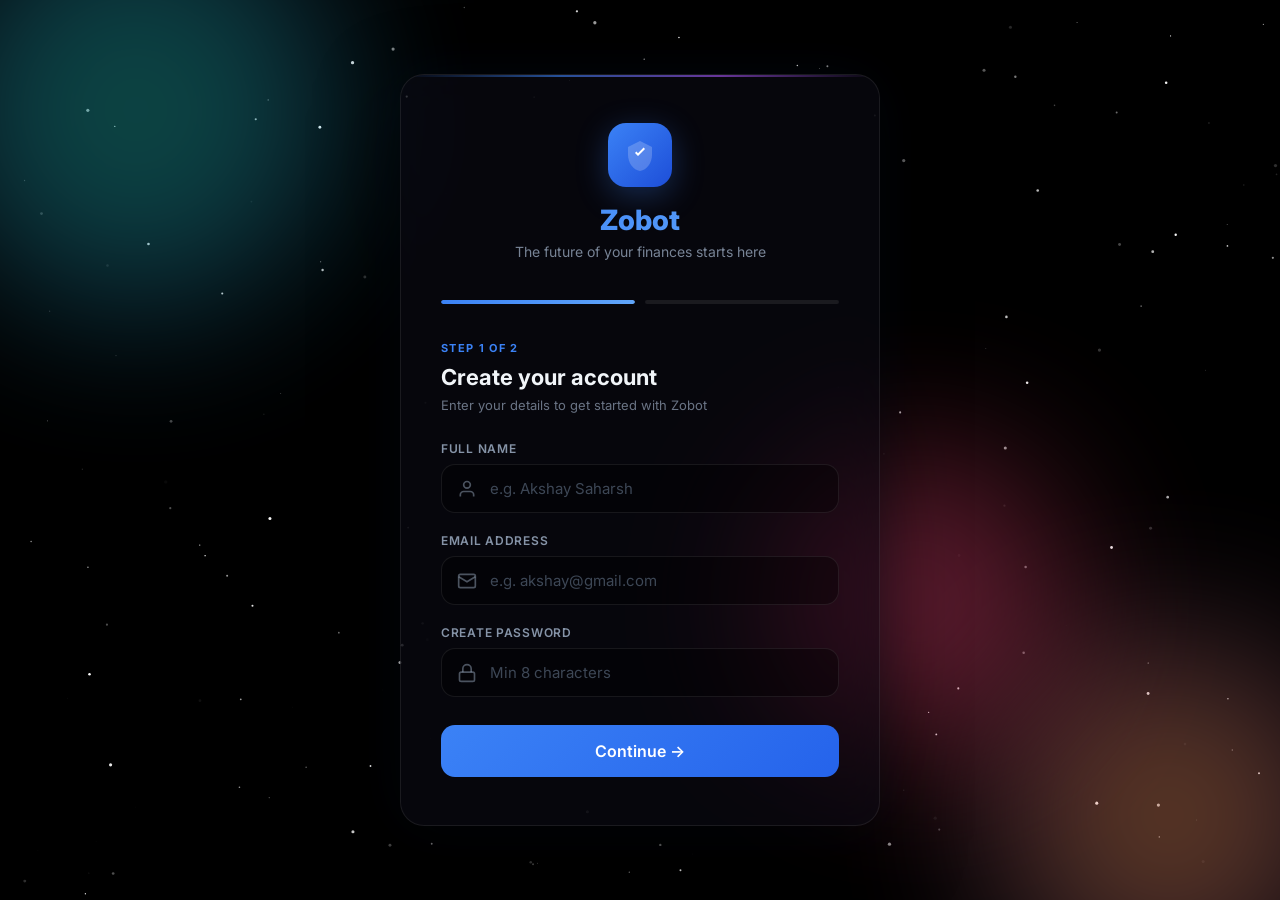
<file: frontend/login.html>
<!DOCTYPE html>
<html lang="en">

<head>
    <meta charset="UTF-8" />
    <meta name="viewport" content="width=device-width, initial-scale=1.0" />
    <title>Zobot — Welcome</title>
    <link rel="preconnect" href="https://fonts.googleapis.com" />
    <link rel="preconnect" href="https://fonts.gstatic.com" crossorigin />
    <link href="https://fonts.googleapis.com/css2?family=Inter:wght@400;500;600;700;900&display=swap"
        rel="stylesheet" />
    <style>
        /* ════════════════════════════════════════════
       RESET & BASE
       ════════════════════════════════════════════ */
        *,
        *::before,
        *::after {
            margin: 0;
            padding: 0;
            box-sizing: border-box;
        }

        html {
            scroll-behavior: smooth;
        }

        body {
            font-family: 'Inter', -apple-system, BlinkMacSystemFont, sans-serif;
            background: #000;
            color: #e2e8f0;
            min-height: 100vh;
            overflow: hidden;
            position: relative;
        }

        /* ════════════════════════════════════════════
       COSMIC BACKGROUND
       ════════════════════════════════════════════ */
        .bg-cosmos {
            position: fixed;
            inset: 0;
            z-index: 0;
            pointer-events: none;
        }

        .bg-cosmos canvas {
            position: absolute;
            inset: 0;
            width: 100%;
            height: 100%;
        }

        .orb {
            position: absolute;
            border-radius: 50%;
            filter: blur(80px);
            animation: orbDrift 18s ease-in-out infinite alternate;
            opacity: 0.4;
        }

        .orb-1 {
            width: 400px;
            height: 400px;
            top: -10%;
            left: -5%;
            background: radial-gradient(circle, #10b981, #3b82f6);
        }

        .orb-2 {
            width: 350px;
            height: 350px;
            bottom: -10%;
            right: -5%;
            background: radial-gradient(circle, #f59e0b, #a855f7);
            animation-delay: -6s;
        }

        .orb-3 {
            width: 300px;
            height: 300px;
            top: 50%;
            left: 60%;
            background: radial-gradient(circle, #ec4899, #ef4444);
            animation-delay: -12s;
        }

        @keyframes orbDrift {
            0% {
                transform: translate(0, 0) scale(1);
            }

            33% {
                transform: translate(30px, -40px) scale(1.1);
            }

            66% {
                transform: translate(-20px, 30px) scale(0.95);
            }

            100% {
                transform: translate(15px, -20px) scale(1.05);
            }
        }

        /* ════════════════════════════════════════════
       MAIN CONTAINER
       ════════════════════════════════════════════ */
        .login-wrapper {
            position: relative;
            z-index: 10;
            display: flex;
            align-items: center;
            justify-content: center;
            min-height: 100vh;
            padding: 24px;
        }

        /* ════════════════════════════════════════════
       GLASS CARD
       ════════════════════════════════════════════ */
        .login-card {
            width: 100%;
            max-width: 480px;
            background: rgba(10, 10, 20, 0.6);
            backdrop-filter: blur(24px) saturate(1.4);
            -webkit-backdrop-filter: blur(24px) saturate(1.4);
            border: 1px solid rgba(255, 255, 255, 0.08);
            border-radius: 24px;
            padding: 48px 40px;
            box-shadow: 0 24px 80px rgba(0, 0, 0, 0.6),
                0 0 60px rgba(59, 130, 246, 0.06);
            position: relative;
            overflow: hidden;
        }

        .login-card::before {
            content: '';
            position: absolute;
            top: 0;
            left: 0;
            right: 0;
            height: 2px;
            background: linear-gradient(90deg, transparent, #3b82f6, #a855f7, transparent);
            opacity: 0.6;
        }

        /* ════════════════════════════════════════════
       LOGO & BRANDING
       ════════════════════════════════════════════ */
        .brand-header {
            text-align: center;
            margin-bottom: 40px;
        }

        .brand-logo {
            width: 64px;
            height: 64px;
            margin: 0 auto 16px;
            background: linear-gradient(135deg, #3b82f6, #1d4ed8);
            border-radius: 18px;
            display: flex;
            align-items: center;
            justify-content: center;
            box-shadow: 0 8px 32px rgba(59, 130, 246, 0.3);
            animation: logoPulse 3s ease-in-out infinite;
        }

        @keyframes logoPulse {

            0%,
            100% {
                box-shadow: 0 8px 32px rgba(59, 130, 246, 0.3);
            }

            50% {
                box-shadow: 0 8px 48px rgba(59, 130, 246, 0.5), 0 0 20px rgba(59, 130, 246, 0.2);
            }
        }

        .brand-name {
            font-size: 28px;
            font-weight: 800;
            background: linear-gradient(135deg, #3b82f6, #60a5fa);
            -webkit-background-clip: text;
            background-clip: text;
            -webkit-text-fill-color: transparent;
        }

        .brand-tagline {
            font-size: 14px;
            color: rgba(148, 163, 184, 0.8);
            margin-top: 6px;
        }

        /* ════════════════════════════════════════════
       STEPS (Page 1, Page 2)
       ════════════════════════════════════════════ */
        .step {
            display: none;
            flex-direction: column;
            gap: 0;
        }

        .step.active {
            display: flex;
            animation: stepIn 0.6s cubic-bezier(0.16, 1, 0.3, 1) forwards;
        }

        .step.leaving {
            animation: stepOut 0.4s cubic-bezier(0.55, 0, 1, 0.45) forwards;
        }

        /* Lean-in entrance: elements cascade from below with stagger */
        @keyframes stepIn {
            from {
                opacity: 0;
                transform: translateY(40px) scale(0.96);
            }

            to {
                opacity: 1;
                transform: translateY(0) scale(1);
            }
        }

        @keyframes stepOut {
            from {
                opacity: 1;
                transform: translateY(0) scale(1);
            }

            to {
                opacity: 0;
                transform: translateY(-30px) scale(0.96);
            }
        }

        /* Each child staggers in */
        .step.active>*:nth-child(1) {
            animation: childFall 0.5s 0.05s cubic-bezier(0.16, 1, 0.3, 1) both;
        }

        .step.active>*:nth-child(2) {
            animation: childFall 0.5s 0.12s cubic-bezier(0.16, 1, 0.3, 1) both;
        }

        .step.active>*:nth-child(3) {
            animation: childFall 0.5s 0.19s cubic-bezier(0.16, 1, 0.3, 1) both;
        }

        .step.active>*:nth-child(4) {
            animation: childFall 0.5s 0.26s cubic-bezier(0.16, 1, 0.3, 1) both;
        }

        .step.active>*:nth-child(5) {
            animation: childFall 0.5s 0.33s cubic-bezier(0.16, 1, 0.3, 1) both;
        }

        .step.active>*:nth-child(6) {
            animation: childFall 0.5s 0.40s cubic-bezier(0.16, 1, 0.3, 1) both;
        }

        .step.active>*:nth-child(7) {
            animation: childFall 0.5s 0.47s cubic-bezier(0.16, 1, 0.3, 1) both;
        }

        @keyframes childFall {
            from {
                opacity: 0;
                transform: translateY(24px);
            }

            to {
                opacity: 1;
                transform: translateY(0);
            }
        }

        /* ════════════════════════════════════════════
       STEP HEADER
       ════════════════════════════════════════════ */
        .step-header {
            margin-bottom: 28px;
        }

        .step-number {
            display: inline-block;
            font-size: 11px;
            font-weight: 700;
            text-transform: uppercase;
            letter-spacing: 0.12em;
            color: #3b82f6;
            margin-bottom: 8px;
        }

        .step-title {
            font-size: 22px;
            font-weight: 700;
            color: #f1f5f9;
            line-height: 1.3;
        }

        .step-subtitle {
            font-size: 13px;
            color: rgba(148, 163, 184, 0.7);
            margin-top: 6px;
        }

        /* ════════════════════════════════════════════
       FORM FIELDS
       ════════════════════════════════════════════ */
        .field {
            margin-bottom: 20px;
        }

        .field label {
            display: block;
            font-size: 12px;
            font-weight: 600;
            color: rgba(148, 163, 184, 0.9);
            text-transform: uppercase;
            letter-spacing: 0.06em;
            margin-bottom: 8px;
        }

        .field-input-wrap {
            position: relative;
        }

        .field-icon {
            position: absolute;
            left: 16px;
            top: 50%;
            transform: translateY(-50%);
            color: rgba(148, 163, 184, 0.5);
            pointer-events: none;
            transition: color 0.3s;
        }

        .field input {
            width: 100%;
            padding: 14px 16px 14px 48px;
            background: rgba(0, 0, 0, 0.35);
            border: 1px solid rgba(255, 255, 255, 0.08);
            border-radius: 14px;
            color: #f1f5f9;
            font-size: 15px;
            font-family: inherit;
            outline: none;
            transition: all 0.3s cubic-bezier(0.16, 1, 0.3, 1);
        }

        .field input:focus {
            border-color: rgba(59, 130, 246, 0.5);
            box-shadow: 0 0 24px rgba(59, 130, 246, 0.12),
                inset 0 0 0 1px rgba(59, 130, 246, 0.1);
            background: rgba(0, 0, 0, 0.5);
        }

        .field input:focus+.field-icon-after,
        .field input:focus~.field-icon {
            color: #3b82f6;
        }

        .field input::placeholder {
            color: rgba(100, 116, 139, 0.6);
        }

        /* Card number formatting */
        .card-inputs-row {
            display: grid;
            grid-template-columns: 1fr 1fr;
            gap: 12px;
        }

        /* ════════════════════════════════════════════
       CARD PREVIEW (Step 2)
       ════════════════════════════════════════════ */
        .card-preview {
            width: 100%;
            aspect-ratio: 1.586;
            max-width: 360px;
            margin: 0 auto 28px;
            position: relative;
            perspective: 1000px;
        }

        .preview-card {
            width: 100%;
            height: 100%;
            background: linear-gradient(135deg, #0f172a 0%, #1e293b 50%, #0f172a 100%);
            border-radius: 16px;
            padding: 24px;
            display: flex;
            flex-direction: column;
            justify-content: space-between;
            border: 1px solid rgba(255, 255, 255, 0.08);
            box-shadow: 0 20px 60px rgba(0, 0, 0, 0.5), 0 0 40px rgba(59, 130, 246, 0.08);
            position: relative;
            overflow: hidden;
            animation: cardFloat 5s ease-in-out infinite;
            transform-style: preserve-3d;
        }

        @keyframes cardFloat {

            0%,
            100% {
                transform: translateY(0) rotateX(0) rotateY(0);
            }

            25% {
                transform: translateY(-6px) rotateX(2deg) rotateY(-2deg);
            }

            50% {
                transform: translateY(-3px) rotateX(-1deg) rotateY(1deg);
            }

            75% {
                transform: translateY(-8px) rotateX(1deg) rotateY(-1deg);
            }
        }

        .preview-card::before {
            content: '';
            position: absolute;
            inset: 0;
            background: linear-gradient(135deg, rgba(59, 130, 246, 0.1), transparent 50%, rgba(168, 85, 247, 0.1));
            pointer-events: none;
        }

        .preview-card::after {
            content: '';
            position: absolute;
            top: -50%;
            left: -50%;
            width: 200%;
            height: 200%;
            background: conic-gradient(from 0deg, transparent, rgba(255, 255, 255, 0.03), transparent 40%);
            animation: cardShine 6s linear infinite;
        }

        @keyframes cardShine {
            to {
                transform: rotate(360deg);
            }
        }

        .pc-top {
            display: flex;
            justify-content: space-between;
            align-items: flex-start;
            position: relative;
            z-index: 1;
        }

        .pc-bank {
            font-size: 14px;
            font-weight: 700;
            color: rgba(255, 255, 255, 0.9);
            letter-spacing: 0.04em;
        }

        .pc-chip {
            width: 40px;
            height: 30px;
            background: linear-gradient(135deg, #f59e0b, #d97706);
            border-radius: 6px;
            position: relative;
            z-index: 1;
            margin-top: 16px;
        }

        .pc-chip::after {
            content: '';
            position: absolute;
            inset: 4px;
            border: 1px solid rgba(0, 0, 0, 0.2);
            border-radius: 3px;
        }

        .pc-number {
            font-size: 20px;
            font-weight: 500;
            letter-spacing: 0.18em;
            color: rgba(255, 255, 255, 0.85);
            position: relative;
            z-index: 1;
            font-variant-numeric: tabular-nums;
        }

        .pc-bottom {
            display: flex;
            justify-content: space-between;
            align-items: flex-end;
            position: relative;
            z-index: 1;
        }

        .pc-name {
            font-size: 12px;
            font-weight: 600;
            text-transform: uppercase;
            letter-spacing: 0.08em;
            color: rgba(255, 255, 255, 0.7);
        }

        .pc-expiry {
            font-size: 12px;
            color: rgba(255, 255, 255, 0.5);
        }

        .pc-brand {
            position: absolute;
            bottom: 20px;
            right: 24px;
            z-index: 1;
        }

        /* ════════════════════════════════════════════
       BUTTONS
       ════════════════════════════════════════════ */
        .btn-next {
            width: 100%;
            padding: 16px;
            margin-top: 8px;
            background: linear-gradient(135deg, #3b82f6, #2563eb);
            border: none;
            border-radius: 14px;
            color: #fff;
            font-size: 16px;
            font-weight: 600;
            font-family: inherit;
            cursor: pointer;
            position: relative;
            overflow: hidden;
            transition: all 0.3s cubic-bezier(0.16, 1, 0.3, 1);
            box-shadow: 0 4px 24px rgba(59, 130, 246, 0.3);
        }

        .btn-next:hover {
            transform: translateY(-2px);
            box-shadow: 0 8px 40px rgba(59, 130, 246, 0.4), 0 0 20px rgba(59, 130, 246, 0.15);
        }

        .btn-next:active {
            transform: translateY(0) scale(0.98);
        }

        /* Ripple on click */
        .btn-next .ripple-effect {
            position: absolute;
            border-radius: 50%;
            background: rgba(255, 255, 255, 0.3);
            transform: scale(0);
            animation: btnRipple 0.6s ease-out;
            pointer-events: none;
        }

        @keyframes btnRipple {
            to {
                transform: scale(4);
                opacity: 0;
            }
        }

        .btn-next:disabled {
            opacity: 0.4;
            cursor: not-allowed;
            transform: none !important;
            box-shadow: none !important;
        }

        /* ════════════════════════════════════════════
       PROGRESS INDICATOR
       ════════════════════════════════════════════ */
        .progress-bar {
            display: flex;
            gap: 10px;
            margin-bottom: 32px;
        }

        .progress-dot {
            flex: 1;
            height: 4px;
            border-radius: 2px;
            background: rgba(255, 255, 255, 0.08);
            position: relative;
            overflow: hidden;
            transition: background 0.4s;
        }

        .progress-dot::after {
            content: '';
            position: absolute;
            inset: 0;
            background: linear-gradient(90deg, #3b82f6, #60a5fa);
            border-radius: 2px;
            transform: scaleX(0);
            transform-origin: left;
            transition: transform 0.6s cubic-bezier(0.16, 1, 0.3, 1);
        }

        .progress-dot.done::after {
            transform: scaleX(1);
        }

        .progress-dot.active::after {
            transform: scaleX(1);
            animation: progressPulse 2s ease-in-out infinite;
        }

        @keyframes progressPulse {

            0%,
            100% {
                opacity: 1;
            }

            50% {
                opacity: 0.6;
            }
        }

        /* ════════════════════════════════════════════
       FIELD VALIDATION
       ════════════════════════════════════════════ */
        .field input.valid {
            border-color: rgba(16, 185, 129, 0.4);
        }

        .field input.valid~.field-icon {
            color: #10b981;
        }

        .field input.invalid {
            border-color: rgba(239, 68, 68, 0.4);
        }

        /* ════════════════════════════════════════════
       TERMS ROW
       ════════════════════════════════════════════ */
        .terms-row {
            display: flex;
            align-items: center;
            gap: 10px;
            margin-bottom: 20px;
            margin-top: 4px;
        }

        .terms-check {
            width: 20px;
            height: 20px;
            accent-color: #3b82f6;
            cursor: pointer;
            border-radius: 4px;
        }

        .terms-text {
            font-size: 12px;
            color: rgba(148, 163, 184, 0.7);
        }

        .terms-text a {
            color: #3b82f6;
            text-decoration: none;
        }

        .terms-text a:hover {
            text-decoration: underline;
        }

        /* ════════════════════════════════════════════
       SUCCESS OVERLAY (Step 3 — transition)
       ════════════════════════════════════════════ */
        .success-overlay {
            position: fixed;
            inset: 0;
            z-index: 100;
            display: none;
            align-items: center;
            justify-content: center;
            background: rgba(0, 0, 0, 0.95);
        }

        .success-overlay.active {
            display: flex;
            animation: successFadeIn 0.5s ease-out;
        }

        @keyframes successFadeIn {
            from {
                opacity: 0;
            }

            to {
                opacity: 1;
            }
        }

        .success-content {
            text-align: center;
            animation: successBounce 0.6s 0.2s cubic-bezier(0.16, 1, 0.3, 1) both;
        }

        @keyframes successBounce {
            from {
                opacity: 0;
                transform: scale(0.5) translateY(40px);
            }

            to {
                opacity: 1;
                transform: scale(1) translateY(0);
            }
        }

        .success-check {
            width: 80px;
            height: 80px;
            margin: 0 auto 24px;
            background: linear-gradient(135deg, #10b981, #059669);
            border-radius: 50%;
            display: flex;
            align-items: center;
            justify-content: center;
            box-shadow: 0 0 60px rgba(16, 185, 129, 0.3);
        }

        .success-check svg {
            animation: checkDraw 0.5s 0.6s ease-out both;
        }

        @keyframes checkDraw {
            from {
                stroke-dashoffset: 40;
                opacity: 0;
            }

            to {
                stroke-dashoffset: 0;
                opacity: 1;
            }
        }

        .success-check svg polyline {
            stroke-dasharray: 40;
            stroke-dashoffset: 40;
            animation: checkDraw 0.5s 0.6s ease-out both;
        }

        .success-title {
            font-size: 28px;
            font-weight: 800;
            color: #f1f5f9;
            margin-bottom: 8px;
        }

        .success-sub {
            font-size: 15px;
            color: rgba(148, 163, 184, 0.8);
        }

        .success-dots {
            display: flex;
            gap: 6px;
            justify-content: center;
            margin-top: 32px;
        }

        .success-dots span {
            width: 8px;
            height: 8px;
            border-radius: 50%;
            background: #3b82f6;
            animation: dotBounce 1.4s ease-in-out infinite;
        }

        .success-dots span:nth-child(2) {
            animation-delay: 0.16s;
        }

        .success-dots span:nth-child(3) {
            animation-delay: 0.32s;
        }

        @keyframes dotBounce {

            0%,
            80%,
            100% {
                transform: scale(0.6);
                opacity: 0.3;
            }

            40% {
                transform: scale(1);
                opacity: 1;
            }
        }

        /* ════════════════════════════════════════════
       BACK BUTTON
       ════════════════════════════════════════════ */
        .btn-back {
            background: transparent;
            border: none;
            color: rgba(148, 163, 184, 0.7);
            font-size: 13px;
            font-family: inherit;
            cursor: pointer;
            display: flex;
            align-items: center;
            gap: 6px;
            margin-bottom: 20px;
            padding: 0;
            transition: color 0.3s;
        }

        .btn-back:hover {
            color: #f1f5f9;
        }

        .btn-back svg {
            transition: transform 0.3s;
        }

        .btn-back:hover svg {
            transform: translateX(-3px);
        }

        /* ════════════════════════════════════════════
       SKIP LINK
       ════════════════════════════════════════════ */
        .skip-link {
            display: block;
            text-align: center;
            margin-top: 16px;
            font-size: 13px;
            color: rgba(148, 163, 184, 0.5);
            cursor: pointer;
            transition: color 0.3s;
        }

        .skip-link:hover {
            color: #3b82f6;
        }

        /* ════════════════════════════════════════════
       PARTICLES (extra flair)
       ════════════════════════════════════════════ */
        .particle {
            position: fixed;
            pointer-events: none;
            z-index: 5;
            width: 3px;
            height: 3px;
            background: rgba(59, 130, 246, 0.4);
            border-radius: 50;
            animation: particleFloat linear infinite;
        }

        @keyframes particleFloat {
            0% {
                transform: translateY(100vh) scale(0);
                opacity: 0;
            }

            10% {
                opacity: 1;
            }

            90% {
                opacity: 1;
            }

            100% {
                transform: translateY(-10vh) scale(1);
                opacity: 0;
            }
        }
    </style>
</head>

<body>

    <!-- Cosmic Background -->
    <div class="bg-cosmos">
        <canvas id="loginStarfield"></canvas>
        <div class="orb orb-1"></div>
        <div class="orb orb-2"></div>
        <div class="orb orb-3"></div>
    </div>

    <!-- Login Wrapper -->
    <div class="login-wrapper">
        <div class="login-card" id="loginCard">

            <!-- Brand -->
            <div class="brand-header">
                <div class="brand-logo">
                    <svg width="32" height="32" viewBox="0 0 32 32" fill="none">
                        <path d="M16 2L4 8v8c0 7.73 5.12 14.96 12 16 6.88-1.04 12-8.27 12-16V8L16 2z"
                            fill="rgba(255,255,255,0.2)" />
                        <path d="M14 17l-3-3 1.4-1.4L14 14.2l5.6-5.6L21 10l-7 7z" fill="#fff" />
                    </svg>
                </div>
                <div class="brand-name">Zobot</div>
                <p class="brand-tagline">The future of your finances starts here</p>
            </div>

            <!-- Progress -->
            <div class="progress-bar">
                <div class="progress-dot active" id="dot1"></div>
                <div class="progress-dot" id="dot2"></div>
            </div>

            <!-- ═══ STEP 1: NAME & EMAIL ═══ -->
            <div class="step active" id="step1">
                <div class="step-header">
                    <span class="step-number">Step 1 of 2</span>
                    <h2 class="step-title">Create your account</h2>
                    <p class="step-subtitle">Enter your details to get started with Zobot</p>
                </div>

                <div class="field">
                    <label for="fullName">Full Name</label>
                    <div class="field-input-wrap">
                        <input type="text" id="fullName" placeholder="e.g. Akshay Saharsh" autocomplete="name" />
                        <svg class="field-icon" width="20" height="20" viewBox="0 0 24 24" fill="none"
                            stroke="currentColor" stroke-width="2">
                            <path d="M20 21v-2a4 4 0 0 0-4-4H8a4 4 0 0 0-4 4v2" />
                            <circle cx="12" cy="7" r="4" />
                        </svg>
                    </div>
                </div>

                <div class="field">
                    <label for="email">Email Address</label>
                    <div class="field-input-wrap">
                        <input type="email" id="email" placeholder="e.g. akshay@gmail.com" autocomplete="email" />
                        <svg class="field-icon" width="20" height="20" viewBox="0 0 24 24" fill="none"
                            stroke="currentColor" stroke-width="2">
                            <rect x="2" y="4" width="20" height="16" rx="2" />
                            <polyline points="22,7 12,13 2,7" />
                        </svg>
                    </div>
                </div>

                <div class="field">
                    <label for="password">Create Password</label>
                    <div class="field-input-wrap">
                        <input type="password" id="password" placeholder="Min 8 characters" />
                        <svg class="field-icon" width="20" height="20" viewBox="0 0 24 24" fill="none"
                            stroke="currentColor" stroke-width="2">
                            <rect x="3" y="11" width="18" height="11" rx="2" />
                            <path d="M7 11V7a5 5 0 0 1 10 0v4" />
                        </svg>
                    </div>
                </div>

                <button class="btn-next" id="btnStep1" disabled>Continue →</button>
            </div>

            <!-- ═══ STEP 2: CARD DETAILS ═══ -->
            <div class="step" id="step2">
                <button class="btn-back" id="btnBack">
                    <svg width="16" height="16" viewBox="0 0 24 24" fill="none" stroke="currentColor" stroke-width="2">
                        <polyline points="15 18 9 12 15 6" />
                    </svg>
                    Back
                </button>

                <div class="step-header">
                    <span class="step-number">Step 2 of 2</span>
                    <h2 class="step-title">Add your card</h2>
                    <p class="step-subtitle">Link your debit or credit card to activate your account</p>
                </div>

                <!-- Card Preview -->
                <div class="card-preview">
                    <div class="preview-card">
                        <div class="pc-top">
                            <span class="pc-bank">Zobot</span>
                            <svg width="30" height="20" viewBox="0 0 30 20">
                                <circle cx="10" cy="10" r="9" fill="#eb001b" opacity="0.85" />
                                <circle cx="20" cy="10" r="9" fill="#f79e1b" opacity="0.85" />
                                <path d="M15 2.8a9 9 0 0 1 0 14.4 9 9 0 0 1 0-14.4z" fill="#ff5f00" />
                            </svg>
                        </div>
                        <div class="pc-chip"></div>
                        <div class="pc-number" id="previewNumber">•••• •••• •••• ••••</div>
                        <div class="pc-bottom">
                            <div>
                                <div
                                    style="font-size:9px;color:rgba(255,255,255,0.4);text-transform:uppercase;letter-spacing:0.06em;">
                                    Card Holder</div>
                                <div class="pc-name" id="previewName">YOUR NAME</div>
                            </div>
                            <div>
                                <div
                                    style="font-size:9px;color:rgba(255,255,255,0.4);text-transform:uppercase;letter-spacing:0.06em;">
                                    Expires</div>
                                <div class="pc-expiry" id="previewExpiry">MM/YY</div>
                            </div>
                        </div>
                    </div>
                </div>

                <div class="field">
                    <label for="cardNumber">Card Number</label>
                    <div class="field-input-wrap">
                        <input type="text" id="cardNumber" placeholder="1234 5678 9012 3456" maxlength="19"
                            inputmode="numeric" />
                        <svg class="field-icon" width="20" height="20" viewBox="0 0 24 24" fill="none"
                            stroke="currentColor" stroke-width="2">
                            <rect x="1" y="4" width="22" height="16" rx="2" />
                            <line x1="1" y1="10" x2="23" y2="10" />
                        </svg>
                    </div>
                </div>

                <div class="card-inputs-row">
                    <div class="field">
                        <label for="cardExpiry">Expiry Date</label>
                        <div class="field-input-wrap">
                            <input type="text" id="cardExpiry" placeholder="MM/YY" maxlength="5" inputmode="numeric" />
                            <svg class="field-icon" width="20" height="20" viewBox="0 0 24 24" fill="none"
                                stroke="currentColor" stroke-width="2">
                                <rect x="3" y="4" width="18" height="18" rx="2" />
                                <line x1="16" y1="2" x2="16" y2="6" />
                                <line x1="8" y1="2" x2="8" y2="6" />
                                <line x1="3" y1="10" x2="21" y2="10" />
                            </svg>
                        </div>
                    </div>
                    <div class="field">
                        <label for="cardCvv">CVV</label>
                        <div class="field-input-wrap">
                            <input type="password" id="cardCvv" placeholder="•••" maxlength="4" inputmode="numeric" />
                            <svg class="field-icon" width="20" height="20" viewBox="0 0 24 24" fill="none"
                                stroke="currentColor" stroke-width="2">
                                <rect x="3" y="11" width="18" height="11" rx="2" />
                                <path d="M7 11V7a5 5 0 0 1 10 0v4" />
                            </svg>
                        </div>
                    </div>
                </div>

                <div class="terms-row">
                    <input type="checkbox" id="termsCheck" class="terms-check" />
                    <span class="terms-text">I agree to the <a href="#">Terms of Service</a> and <a href="#">Privacy
                            Policy</a></span>
                </div>

                <button class="btn-next" id="btnStep2" disabled>Complete Setup & Enter Dashboard →</button>
                <span class="skip-link" id="skipCard">Skip for now →</span>
            </div>

        </div>
    </div>

    <!-- Success Overlay -->
    <div class="success-overlay" id="successOverlay">
        <div class="success-content">
            <div class="success-check">
                <svg width="40" height="40" viewBox="0 0 24 24" fill="none" stroke="#fff" stroke-width="3"
                    stroke-linecap="round" stroke-linejoin="round">
                    <polyline points="20 6 9 17 4 12" />
                </svg>
            </div>
            <h2 class="success-title">Welcome aboard!</h2>
            <p class="success-sub">Setting up your dashboard...</p>
            <div class="success-dots"><span></span><span></span><span></span></div>
        </div>
    </div>

    <script>
        // ── Starfield Canvas ──
        const canvas = document.getElementById('loginStarfield');
        const ctx = canvas?.getContext('2d');
        let stars = [], shootingStars = [];
        function resize() { if (!canvas) return; canvas.width = window.innerWidth; canvas.height = window.innerHeight; }
        function initStars() {
            stars = [];
            for (let i = 0; i < 180; i++) {
                stars.push({ x: Math.random() * canvas.width, y: Math.random() * canvas.height, r: Math.random() * 1.4 + 0.3, a: Math.random(), da: (Math.random() - 0.5) * 0.015 });
            }
        }
        function animate() {
            if (!ctx) return;
            ctx.clearRect(0, 0, canvas.width, canvas.height);
            stars.forEach(s => {
                s.a += s.da;
                if (s.a > 1 || s.a < 0.15) s.da *= -1;
                ctx.beginPath(); ctx.arc(s.x, s.y, s.r, 0, Math.PI * 2);
                ctx.fillStyle = `rgba(255,255,255,${s.a})`; ctx.fill();
            });
            if (Math.random() < 0.004 && shootingStars.length < 2) {
                shootingStars.push({ x: Math.random() * canvas.width, y: Math.random() * canvas.height * 0.3, vx: 4 + Math.random() * 3, vy: 2 + Math.random() * 2, life: 50 + Math.random() * 30, age: 0 });
            }
            shootingStars = shootingStars.filter(ss => {
                ss.x += ss.vx; ss.y += ss.vy; ss.age++;
                const alpha = 1 - ss.age / ss.life; if (alpha <= 0) return false;
                ctx.beginPath(); ctx.moveTo(ss.x, ss.y);
                ctx.lineTo(ss.x - ss.vx * 6, ss.y - ss.vy * 6);
                const g = ctx.createLinearGradient(ss.x, ss.y, ss.x - ss.vx * 6, ss.y - ss.vy * 6);
                g.addColorStop(0, `rgba(255,255,255,${alpha})`); g.addColorStop(1, 'rgba(255,255,255,0)');
                ctx.strokeStyle = g; ctx.lineWidth = 1.5; ctx.stroke(); return true;
            });
            requestAnimationFrame(animate);
        }
        if (canvas) { resize(); initStars(); animate(); window.addEventListener('resize', () => { resize(); initStars(); }); }

        // ── STEP SWITCHING ──
        const step1 = document.getElementById('step1');
        const step2 = document.getElementById('step2');
        const dot1 = document.getElementById('dot1');
        const dot2 = document.getElementById('dot2');
        const btnStep1 = document.getElementById('btnStep1');
        const btnStep2 = document.getElementById('btnStep2');
        const btnBack = document.getElementById('btnBack');
        const skipCard = document.getElementById('skipCard');
        const successOverlay = document.getElementById('successOverlay');

        function goToStep(num) {
            const current = document.querySelector('.step.active');
            if (current) {
                current.classList.add('leaving');
                current.classList.remove('active');
                setTimeout(() => { current.classList.remove('leaving'); current.style.display = 'none'; }, 400);
            }
            setTimeout(() => {
                const next = document.getElementById('step' + num);
                next.style.display = '';
                next.classList.add('active');
                // Update dots
                dot1.className = num >= 1 ? 'progress-dot done' : 'progress-dot';
                dot2.className = num === 2 ? 'progress-dot active' : (num > 2 ? 'progress-dot done' : 'progress-dot');
                if (num === 1) dot1.className = 'progress-dot active';
            }, 420);
        }

        btnStep1.addEventListener('click', () => goToStep(2));
        btnBack.addEventListener('click', () => goToStep(1));

        function showSuccess() {
            const userName = document.getElementById('fullName').value.trim() || 'User';
            localStorage.setItem('zobot_user', userName);
            successOverlay.classList.add('active');
            setTimeout(() => { window.location.href = 'index.html'; }, 2500);
        }

        btnStep2.addEventListener('click', showSuccess);
        skipCard.addEventListener('click', showSuccess);

        // ── FORM VALIDATION ──
        const fullName = document.getElementById('fullName');
        const emailField = document.getElementById('email');
        const passwordField = document.getElementById('password');

        function validateStep1() {
            const nameOk = fullName.value.trim().length >= 2;
            const emailOk = /^[^\s@]+@[^\s@]+\.[^\s@]+$/.test(emailField.value);
            const passOk = passwordField.value.length >= 8;
            fullName.className = fullName.value ? (nameOk ? 'valid' : 'invalid') : '';
            emailField.className = emailField.value ? (emailOk ? 'valid' : 'invalid') : '';
            passwordField.className = passwordField.value ? (passOk ? 'valid' : 'invalid') : '';
            btnStep1.disabled = !(nameOk && emailOk && passOk);
        }
        [fullName, emailField, passwordField].forEach(el => el.addEventListener('input', validateStep1));

        // ── CARD INPUTS ──
        const cardNumber = document.getElementById('cardNumber');
        const cardExpiry = document.getElementById('cardExpiry');
        const cardCvv = document.getElementById('cardCvv');
        const termsCheck = document.getElementById('termsCheck');
        const previewNumber = document.getElementById('previewNumber');
        const previewName = document.getElementById('previewName');
        const previewExpiry = document.getElementById('previewExpiry');

        cardNumber.addEventListener('input', () => {
            let v = cardNumber.value.replace(/\D/g, '').slice(0, 16);
            cardNumber.value = v.replace(/(.{4})/g, '$1 ').trim();
            previewNumber.textContent = cardNumber.value || '•••• •••• •••• ••••';
            validateStep2();
        });
        cardExpiry.addEventListener('input', () => {
            let v = cardExpiry.value.replace(/\D/g, '').slice(0, 4);
            if (v.length >= 2) v = v.slice(0, 2) + '/' + v.slice(2);
            cardExpiry.value = v;
            previewExpiry.textContent = v || 'MM/YY';
            validateStep2();
        });
        cardCvv.addEventListener('input', () => {
            cardCvv.value = cardCvv.value.replace(/\D/g, '').slice(0, 4);
            validateStep2();
        });
        termsCheck.addEventListener('change', validateStep2);

        // Update card preview name from step 1
        function updatePreviewName() {
            previewName.textContent = fullName.value.trim().toUpperCase() || 'YOUR NAME';
        }
        fullName.addEventListener('input', updatePreviewName);

        function validateStep2() {
            const numOk = cardNumber.value.replace(/\s/g, '').length >= 15;
            const expOk = /^\d{2}\/\d{2}$/.test(cardExpiry.value);
            const cvvOk = cardCvv.value.length >= 3;
            const terms = termsCheck.checked;
            btnStep2.disabled = !(numOk && expOk && cvvOk && terms);
        }

        // ── RIPPLE EFFECT ON BUTTONS ──
        document.querySelectorAll('.btn-next').forEach(btn => {
            btn.addEventListener('click', function (e) {
                const ripple = document.createElement('span');
                ripple.className = 'ripple-effect';
                const rect = this.getBoundingClientRect();
                const size = Math.max(rect.width, rect.height);
                ripple.style.width = ripple.style.height = size + 'px';
                ripple.style.left = (e.clientX - rect.left - size / 2) + 'px';
                ripple.style.top = (e.clientY - rect.top - size / 2) + 'px';
                this.appendChild(ripple);
                setTimeout(() => ripple.remove(), 600);
            });
        });
    </script>
</body>

</html>
</file>
